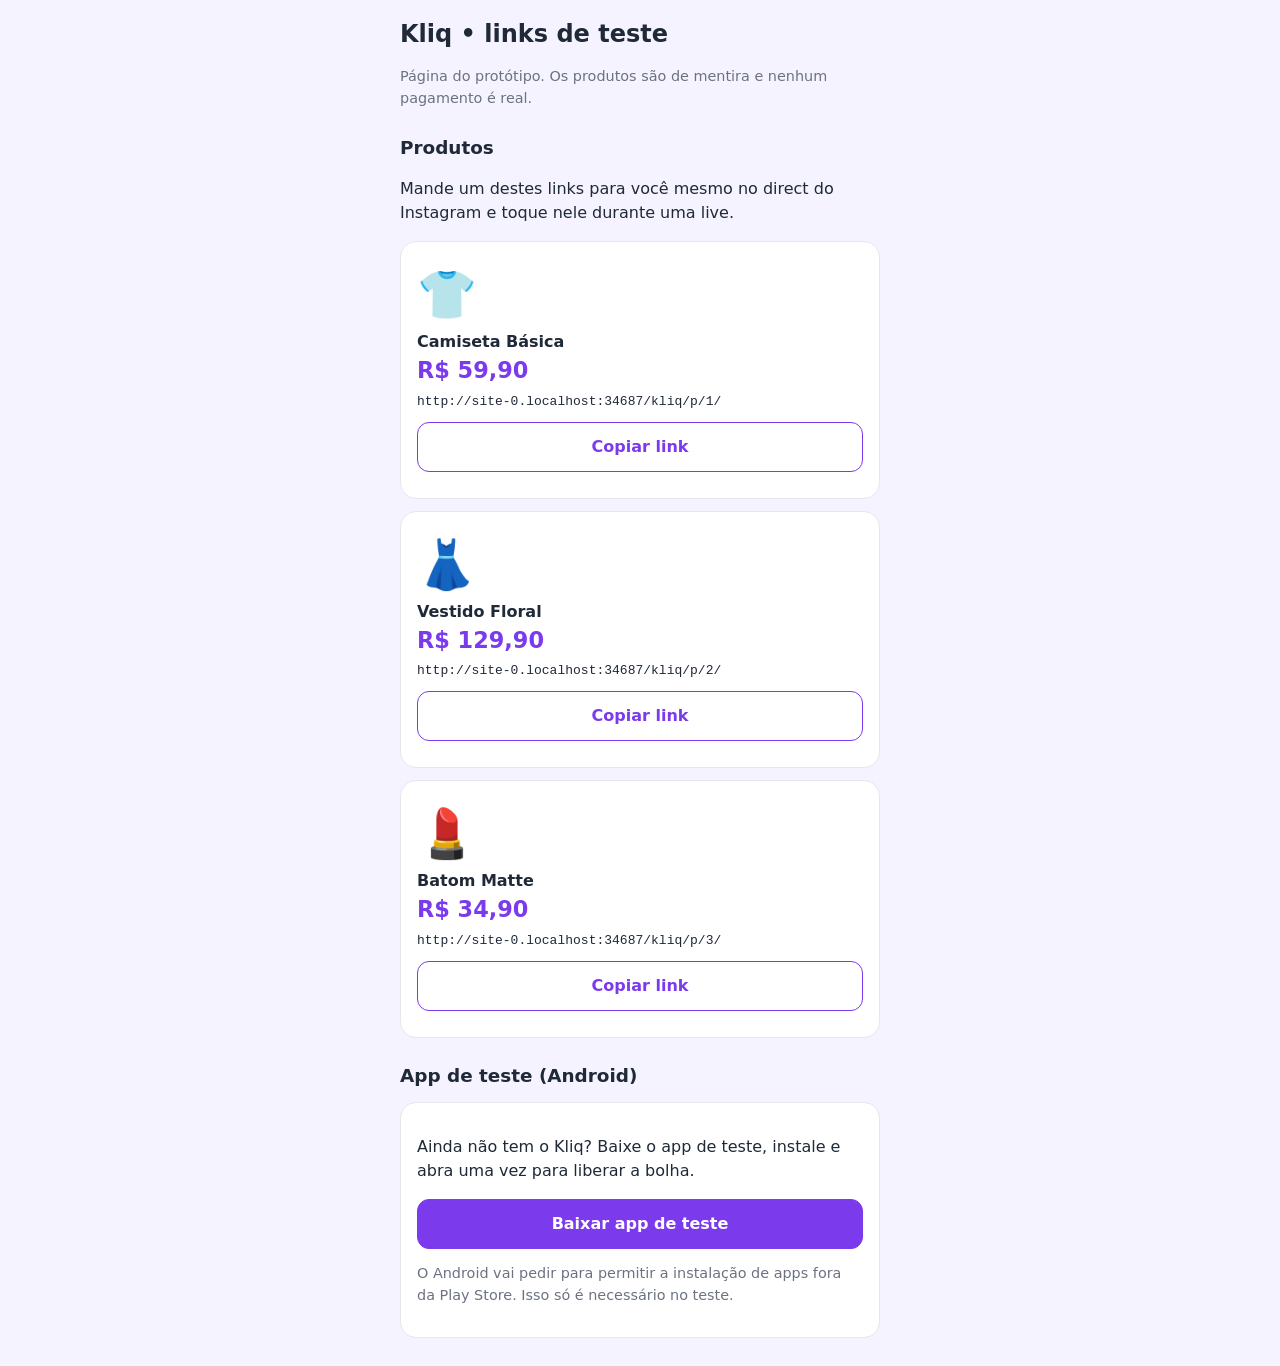
<file: index.html>
<!doctype html>
<html lang="pt-BR">
<head>
  <meta charset="utf-8">
  <meta name="viewport" content="width=device-width, initial-scale=1">
  <title>Kliq</title>
  <meta http-equiv="refresh" content="0; url=/kliq/">
</head>
<body>
  <p><a href="/kliq/">Ir para o teste do Kliq</a></p>
</body>
</html>
</file>
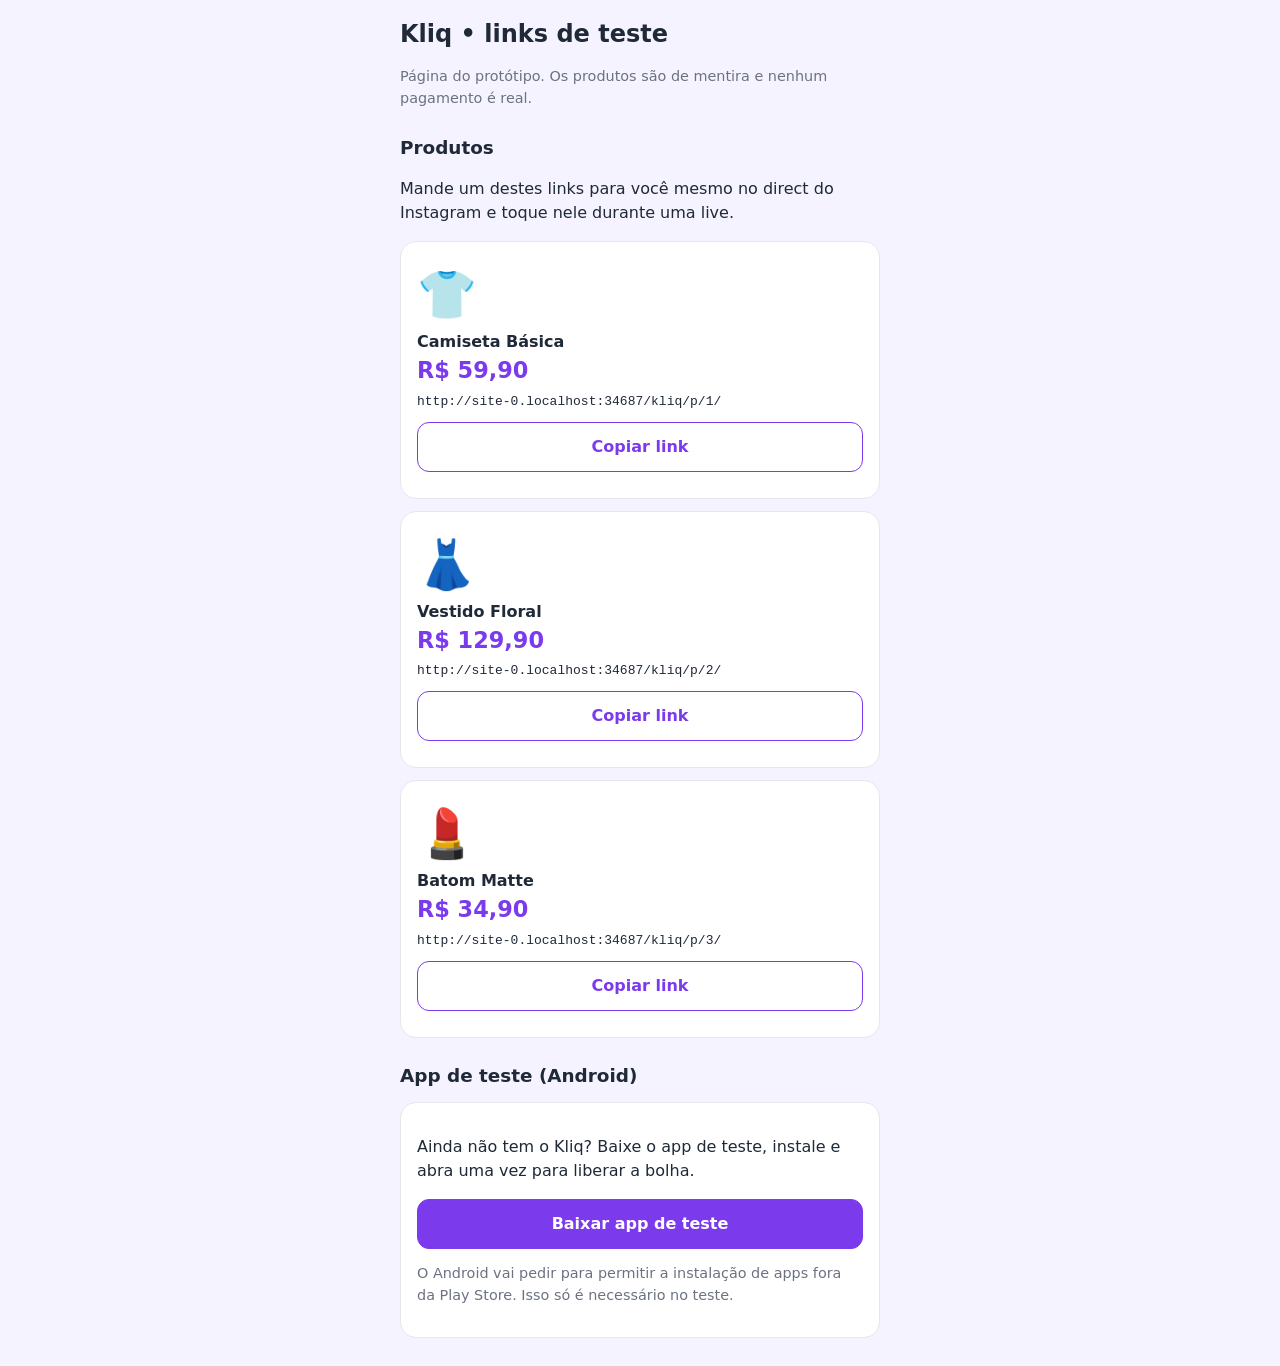
<file: kliq/index.html>
<!doctype html>
<html lang="pt-BR">
<head>
  <meta charset="utf-8">
  <meta name="viewport" content="width=device-width, initial-scale=1">
  <title>Kliq • links de teste</title>
  <link rel="stylesheet" href="/kliq/estilo.css">
  <script src="/kliq/catalogo.js"></script>
</head>
<body>
  <main>
    <h1>Kliq • links de teste</h1>
    <p class="nota">Página do protótipo. Os produtos são de mentira e nenhum pagamento é real.</p>

    <h2>Produtos</h2>
    <p>Mande um destes links para você mesmo no direct do Instagram e toque nele durante uma live.</p>
    <div id="lista"></div>

    <h2 id="baixar">App de teste (Android)</h2>
    <div class="cartao">
      <p>Ainda não tem o Kliq? Baixe o app de teste, instale e abra uma vez para liberar a bolha.</p>
      <a class="botao principal" id="link-do-apk">Baixar app de teste</a>
      <p class="nota">O Android vai pedir para permitir a instalação de apps fora da Play Store. Isso só é necessário no teste.</p>
    </div>
  </main>
  <script>
    document.getElementById("link-do-apk").href = ENDERECO_DO_APK;
    const lista = document.getElementById("lista");
    for (const produto of produtos) {
      const endereco = `${location.origin}/kliq/p/${produto.id}/`;
      const cartao = document.createElement("div");
      cartao.className = "cartao";
      cartao.innerHTML = `<div class="emoji"></div><strong></strong><div class="preco"></div><code></code>`;
      cartao.querySelector(".emoji").textContent = produto.emoji;
      cartao.querySelector("strong").textContent = produto.nome;
      cartao.querySelector(".preco").textContent = formatarPreco(produto.precoEmCentavos);
      cartao.querySelector("code").textContent = endereco;
      const copiar = document.createElement("button");
      copiar.className = "botao";
      copiar.textContent = "Copiar link";
      copiar.onclick = async () => {
        await navigator.clipboard.writeText(endereco);
        copiar.textContent = "Link copiado!";
      };
      cartao.append(copiar);
      lista.append(cartao);
    }
  </script>
</body>
</html>
</file>
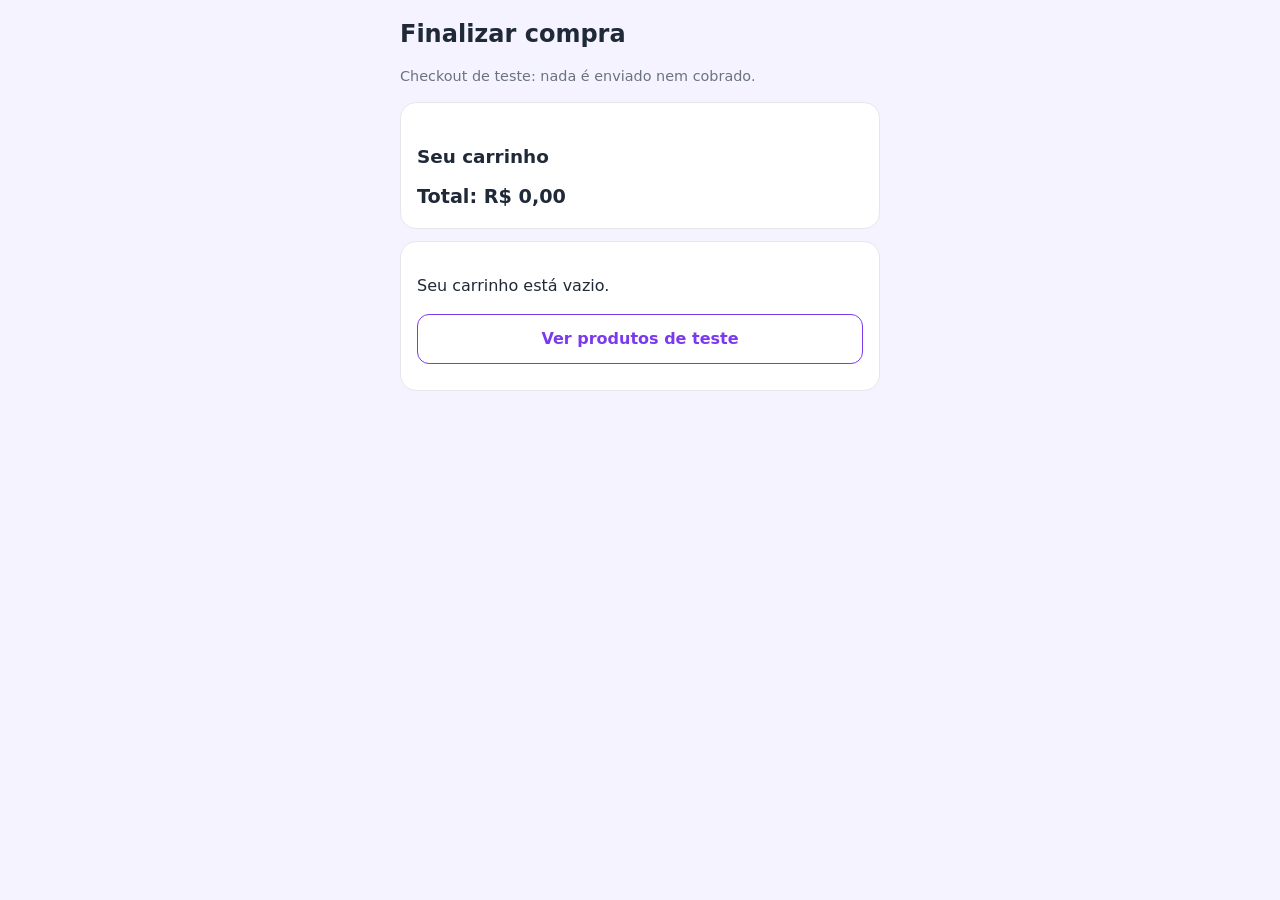
<file: kliq/checkout/index.html>
<!doctype html>
<html lang="pt-BR">
<head>
  <meta charset="utf-8">
  <meta name="viewport" content="width=device-width, initial-scale=1">
  <title>Kliq • finalizar compra</title>
  <link rel="stylesheet" href="/kliq/estilo.css">
  <script src="/kliq/catalogo.js"></script>
</head>
<body>
  <main>
    <h1>Finalizar compra</h1>
    <p class="nota">Checkout de teste: nada é enviado nem cobrado.</p>

    <div class="cartao">
      <h2>Seu carrinho</h2>
      <div id="itens"></div>
      <div class="total" id="total"></div>
    </div>

    <form class="cartao" id="formulario">
      <h2>Entrega</h2>
      <label for="nome">Nome</label>
      <input id="nome" required autocomplete="name">
      <label for="telefone">Telefone</label>
      <input id="telefone" type="tel" required autocomplete="tel">
      <label for="endereco">Endereço</label>
      <textarea id="endereco" rows="3" required autocomplete="street-address"></textarea>
      <button class="botao principal" type="submit">Pagar com Pix</button>
    </form>

    <div class="cartao escondido" id="pix">
      <h2>Pix de teste</h2>
      <p>Num pagamento real, aqui apareceriam o QR code e o "copia e cola" do Pix.</p>
      <code>PIX-DE-TESTE-NAO-PAGUE</code>
      <button class="botao principal" id="simular-pagamento">Simular pagamento confirmado</button>
    </div>

    <div class="cartao escondido" id="confirmado">
      <h2>Pagamento confirmado (teste) ✅</h2>
      <p>O lojista receberia este pedido no painel agora.</p>
      <a class="botao principal" href="intent://#Intent;action=android.intent.action.MAIN;category=android.intent.category.LAUNCHER;package=com.instagram.android;end">Voltar para a live</a>
    </div>

    <div class="cartao escondido" id="vazio">
      <p>Seu carrinho está vazio.</p>
      <a class="botao" href="/kliq/">Ver produtos de teste</a>
    </div>
  </main>
  <script>
    const itens = lerItensDoCheckout(new URLSearchParams(location.search).get("itens"));
    if (itens.length === 0) {
      document.getElementById("vazio").classList.remove("escondido");
      document.getElementById("formulario").classList.add("escondido");
    }

    const lista = document.getElementById("itens");
    let total = 0;
    for (const item of itens) {
      const produto = buscarProduto(item.produtoId);
      const subtotal = produto.precoEmCentavos * item.quantidade;
      total += subtotal;
      const linha = document.createElement("div");
      linha.className = "item";
      const descricao = document.createElement("span");
      descricao.textContent = `${produto.emoji} ${item.quantidade}× ${produto.nome} (${item.opcao})`;
      const valor = document.createElement("strong");
      valor.textContent = formatarPreco(subtotal);
      linha.append(descricao, valor);
      lista.append(linha);
    }
    document.getElementById("total").textContent = `Total: ${formatarPreco(total)}`;

    document.getElementById("formulario").onsubmit = (evento) => {
      evento.preventDefault();
      document.getElementById("formulario").classList.add("escondido");
      document.getElementById("pix").classList.remove("escondido");
    };
    document.getElementById("simular-pagamento").onclick = () => {
      document.getElementById("pix").classList.add("escondido");
      document.getElementById("confirmado").classList.remove("escondido");
    };
  </script>
</body>
</html>
</file>
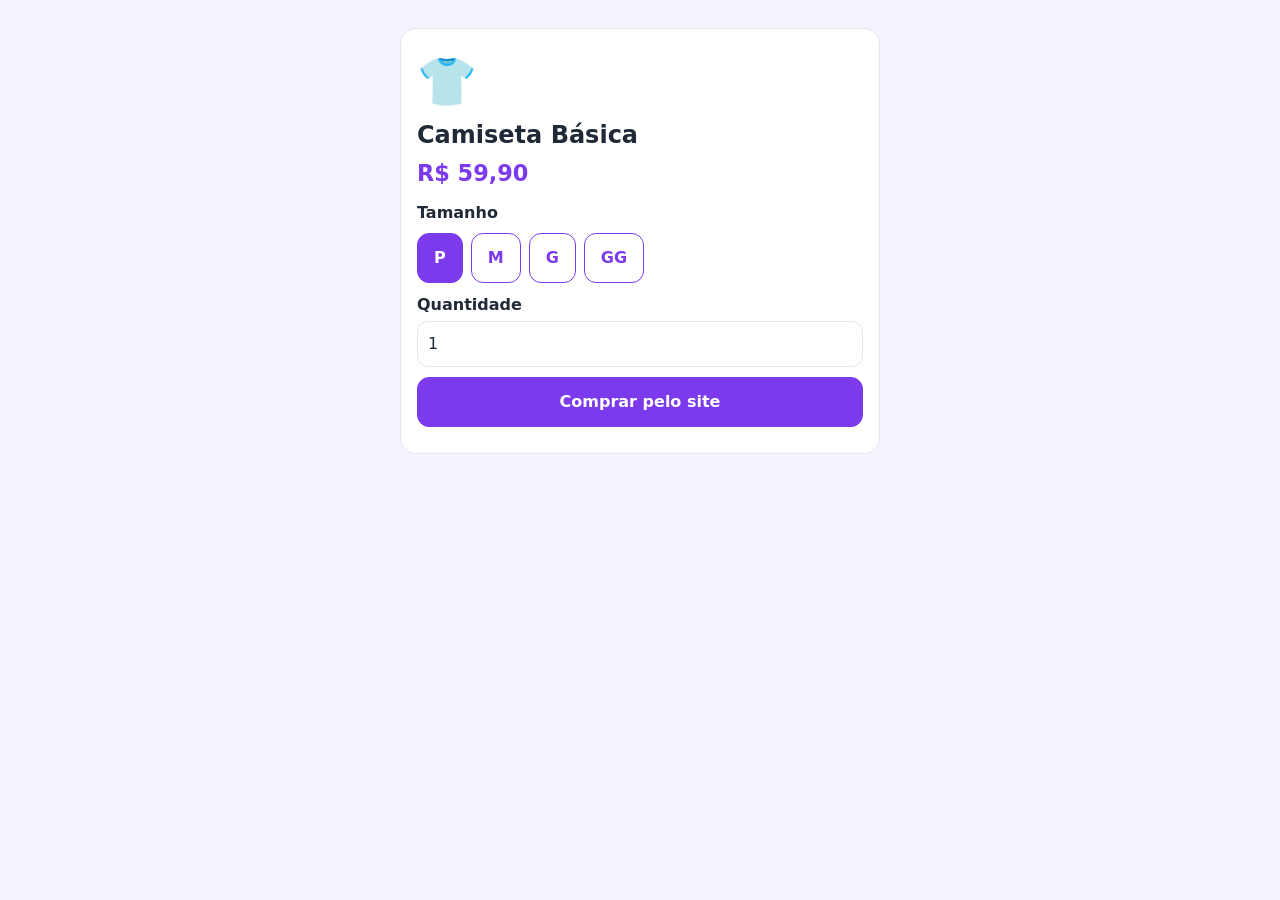
<file: kliq/p/1/index.html>
<!doctype html>
<html lang="pt-BR">
<head>
  <meta charset="utf-8">
  <meta name="viewport" content="width=device-width, initial-scale=1">
  <title>Kliq • produto</title>
  <link rel="stylesheet" href="/kliq/estilo.css">
  <script src="/kliq/catalogo.js"></script>
</head>
<body>
  <!--
    Esta página só aparece quando o link NÃO acionou o app direto:
    o app não está instalado, o Instagram abriu o link no navegador dele, ou é iPhone/computador.
    O mesmo arquivo é usado para todos os produtos; o id vem do endereço (/kliq/p/<id>/).
  -->
  <main>
    <div class="cartao" id="produto">
      <!-- No Instagram o link abre nesta página, numa janela por cima da live; por isso o botão da bolha fica no topo. -->
      <a class="botao principal escondido" id="abrir-na-bolha">Ver na bolha do Kliq</a>
      <div class="emoji" id="emoji"></div>
      <h1 id="nome"></h1>
      <div class="preco" id="preco"></div>
      <label id="rotulo-da-opcao"></label>
      <div class="opcoes" id="opcoes"></div>
      <label for="quantidade">Quantidade</label>
      <input id="quantidade" type="number" min="1" value="1">

      <a class="botao principal" id="comprar-pelo-site">Comprar pelo site</a>
      <a class="botao escondido" id="baixar-app" href="/kliq/#baixar">Baixar app de teste (Android)</a>
      <p class="nota escondido" id="nota-android">Tem o app do Kliq? Toque em "Ver na bolha do Kliq" no topo e depois feche esta janela para voltar à live.</p>

      <!-- Só para o teste: outras formas de acionar o app, para descobrir qual o navegador do Instagram deixa passar. -->
      <div class="escondido" id="testes-alternativos">
        <h2>Testes (se o botão do topo não funcionar)</h2>
        <a class="botao" id="teste-https">Teste 2: abrir o app pelo link https</a>
        <a class="botao" id="teste-chrome">Teste 3: abrir esta página no Chrome</a>
        <p class="nota">Teste 3 tira você da live: no Chrome, toque em "Ver na bolha do Kliq" e depois volte ao Instagram. Outra opção: menu ⋮ desta janela → "Abrir no navegador".</p>
      </div>
    </div>
    <div class="cartao escondido" id="pronto">
      <h1>Pronto! A bolha está aberta ✅</h1>
      <p>Arraste esta janela para baixo para voltar à live.</p>
      <a class="botao" href="?manual=1">Ver o produto aqui de novo</a>
    </div>
    <div class="cartao escondido" id="nao-encontrado">
      <h1>Produto não encontrado</h1>
      <a class="botao" href="/kliq/">Ver produtos de teste</a>
    </div>
  </main>
  <script>
    // Depois que o app abre a bolha, esta janela do Instagram continua aberta por cima da live.
    // Sinal de que o app abriu: a página fica escondida (o Instagram perde a frente) e depois volta.
    // Aí tenta fechar a janela; se o Instagram ignorar, troca o conteúdo por um aviso curto.
    let appFoiAcionado = false;
    let paginaSaiuDaFrente = false;
    document.addEventListener("visibilitychange", () => {
      if (!appFoiAcionado) return;
      if (document.hidden) {
        paginaSaiuDaFrente = true;
      } else if (paginaSaiuDaFrente) {
        window.close();
        document.getElementById("produto").classList.add("escondido");
        document.getElementById("pronto").classList.remove("escondido");
        window.scrollTo(0, 0);
      }
    });
    function acionarApp(link) {
      appFoiAcionado = true;
      paginaSaiuDaFrente = false;
      location.href = link;
    }

    const id = (location.pathname.match(/\/p\/([^/]+)/) || [])[1];
    const produto = buscarProduto(id);
    if (!produto) {
      document.getElementById("produto").classList.add("escondido");
      document.getElementById("nao-encontrado").classList.remove("escondido");
    } else {
      let opcaoEscolhida = produto.opcoes[0];
      document.title = `Kliq • ${produto.nome}`;
      document.getElementById("emoji").textContent = produto.emoji;
      document.getElementById("nome").textContent = produto.nome;
      document.getElementById("preco").textContent = formatarPreco(produto.precoEmCentavos);
      document.getElementById("rotulo-da-opcao").textContent = produto.rotuloDaOpcao;
      document.getElementById("abrir-na-bolha").href = linkParaAbrirNaBolha(produto.id);
      // A bolha só existe no app Android; no iPhone e no computador a compra é só pelo site.
      if (/Android/i.test(navigator.userAgent)) {
        document.getElementById("teste-https").href = linkDoAppPorHttps(produto.id);
        for (const id of ["abrir-na-bolha", "teste-https"]) {
          const botao = document.getElementById(id);
          botao.onclick = (evento) => {
            evento.preventDefault();
            acionarApp(botao.href);
          };
        }
        document.getElementById("teste-chrome").href = linkNoChrome(produto.id);
        for (const id of ["abrir-na-bolha", "baixar-app", "nota-android", "testes-alternativos"]) {
          document.getElementById(id).classList.remove("escondido");
        }
        // Tenta pular esta página e ligar a bolha sozinho, uma única vez. Sem o app, a reserva volta
        // para esta mesma página com ?semapp=1, para não ficar em repetição nem levar ao download.
        // Se o Instagram bloquear a abertura sem toque, o botão do topo continua como reserva.
        const parametros = new URLSearchParams(location.search);
        if (!parametros.has("semapp") && !parametros.has("manual")) {
          const reserva = new URL(location.href);
          reserva.searchParams.set("semapp", "1");
          acionarApp(linkParaAbrirNaBolha(produto.id, reserva.href));
        }
      }

      const quantidade = document.getElementById("quantidade");
      const comprar = document.getElementById("comprar-pelo-site");
      const atualizarCompra = () => {
        const valor = Math.max(1, Number.parseInt(quantidade.value, 10) || 1);
        comprar.href = linkDoCheckout([{ produtoId: produto.id, opcao: opcaoEscolhida, quantidade: valor }]);
      };

      const opcoes = document.getElementById("opcoes");
      const desenharOpcoes = () => {
        opcoes.replaceChildren(...produto.opcoes.map((opcao) => {
          const botao = document.createElement("button");
          botao.className = opcao === opcaoEscolhida ? "botao principal" : "botao";
          botao.textContent = opcao;
          botao.onclick = () => { opcaoEscolhida = opcao; desenharOpcoes(); atualizarCompra(); };
          return botao;
        }));
      };
      quantidade.oninput = atualizarCompra;
      desenharOpcoes();
      atualizarCompra();
    }
  </script>
</body>
</html>
</file>
<file: kliq/estilo.css>
:root {
  --cor-principal: #7c3aed;
  --cor-texto: #1f2937;
  --cor-secundaria: #6b7280;
  --cor-fundo: #f5f3ff;
  --cor-cartao: #ffffff;
  --cor-borda: #e5e7eb;
}

@media (prefers-color-scheme: dark) {
  :root {
    --cor-texto: #f3f4f6;
    --cor-secundaria: #9ca3af;
    --cor-fundo: #111827;
    --cor-cartao: #1f2937;
    --cor-borda: #374151;
  }
}

* { box-sizing: border-box; }

body {
  margin: 0;
  padding: 16px;
  font-family: system-ui, -apple-system, "Segoe UI", Roboto, sans-serif;
  color: var(--cor-texto);
  background: var(--cor-fundo);
  line-height: 1.5;
}

main { max-width: 480px; margin: 0 auto; }

h1 { font-size: 1.5rem; margin: 0 0 4px; }
h2 { font-size: 1.15rem; margin: 24px 0 8px; }

.cartao {
  background: var(--cor-cartao);
  border: 1px solid var(--cor-borda);
  border-radius: 16px;
  padding: 16px;
  margin: 12px 0;
}

.emoji { font-size: 3rem; }
.preco { font-size: 1.4rem; font-weight: 700; color: var(--cor-principal); }
.nota { color: var(--cor-secundaria); font-size: 0.9rem; }

.botao {
  display: block;
  width: 100%;
  margin: 10px 0;
  padding: 12px 16px;
  border-radius: 12px;
  border: 1px solid var(--cor-principal);
  background: transparent;
  color: var(--cor-principal);
  font: inherit;
  font-weight: 700;
  text-align: center;
  text-decoration: none;
  cursor: pointer;
}

.botao.principal { background: var(--cor-principal); color: #fff; }

.opcoes { display: flex; flex-wrap: wrap; gap: 8px; margin: 8px 0; }
.opcoes .botao { display: inline-block; width: auto; margin: 0; }

label { display: block; margin-top: 10px; font-weight: 600; }

input, select, textarea {
  width: 100%;
  margin-top: 4px;
  padding: 10px;
  border-radius: 10px;
  border: 1px solid var(--cor-borda);
  background: var(--cor-cartao);
  color: var(--cor-texto);
  font: inherit;
}

.item { display: flex; justify-content: space-between; gap: 8px; padding: 6px 0; border-bottom: 1px solid var(--cor-borda); }
.total { font-size: 1.2rem; font-weight: 700; margin-top: 12px; }
.escondido { display: none; }
code { word-break: break-all; }
</file>
